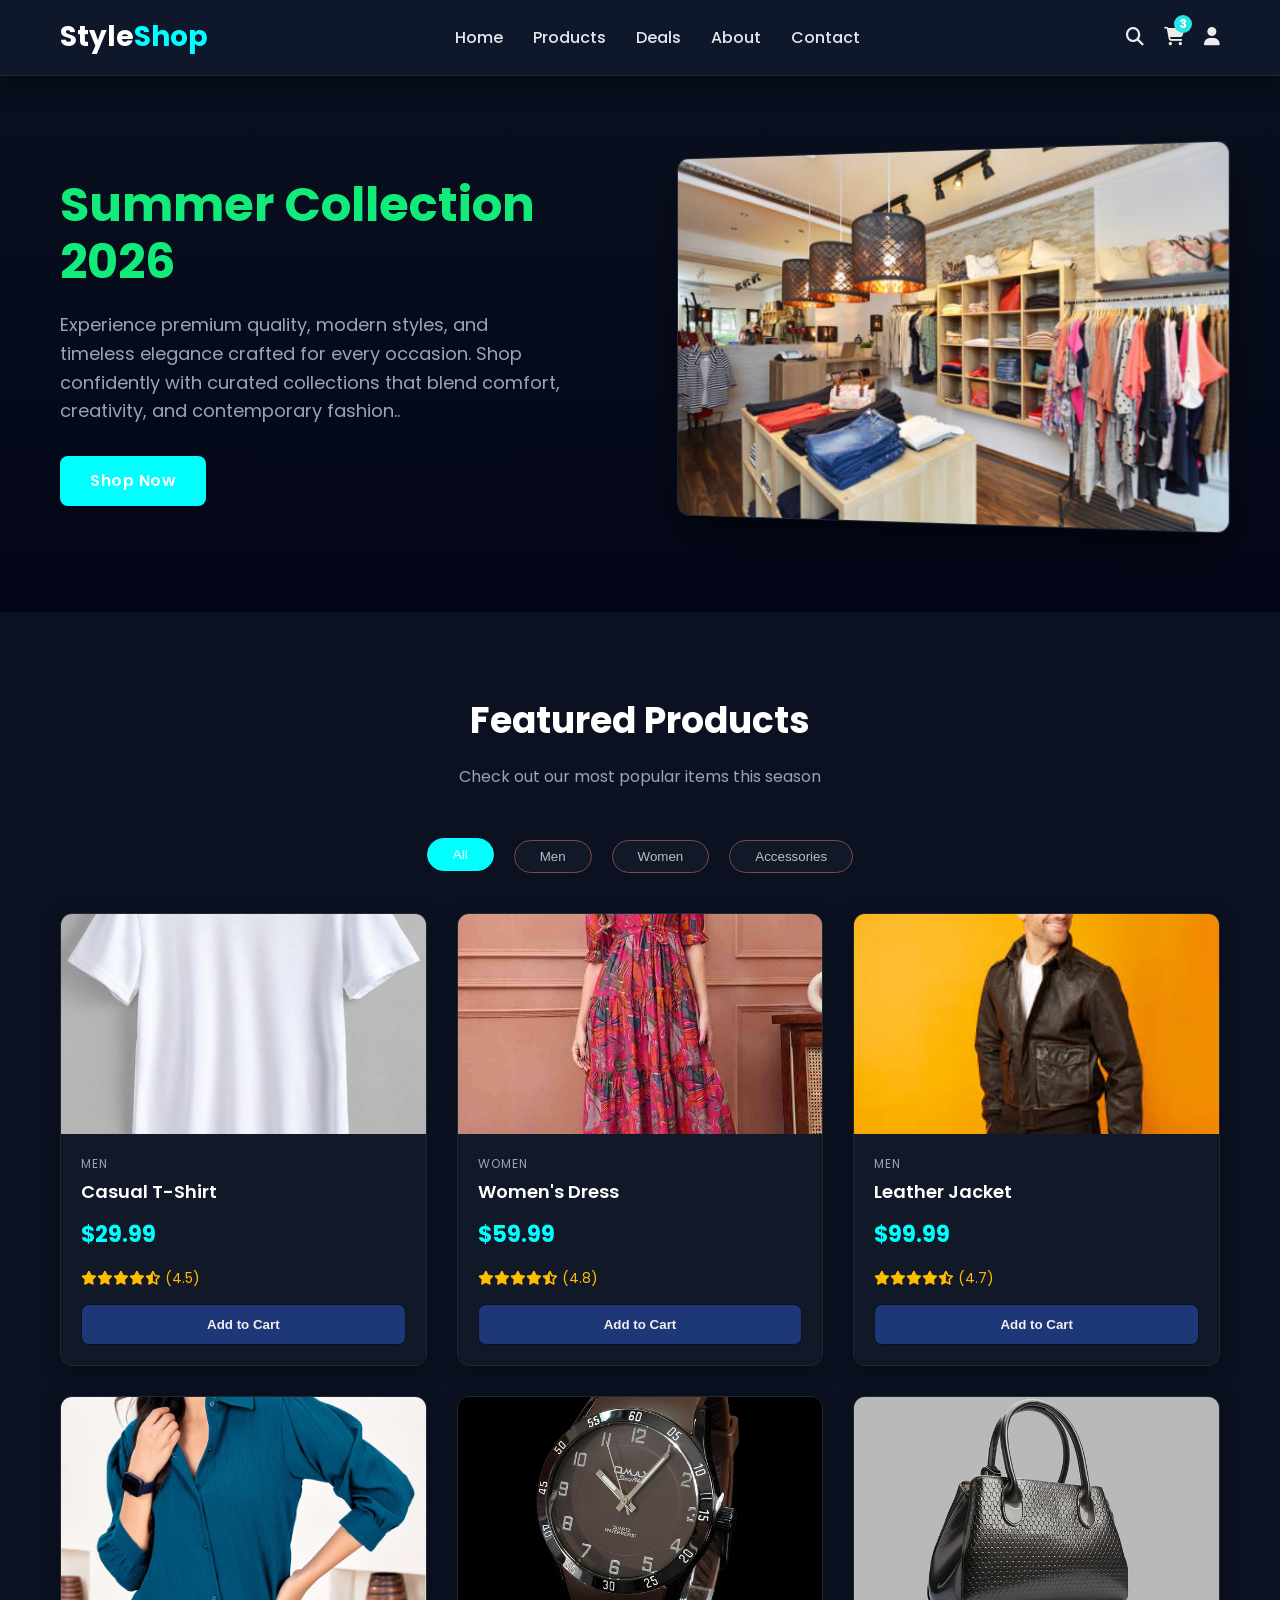
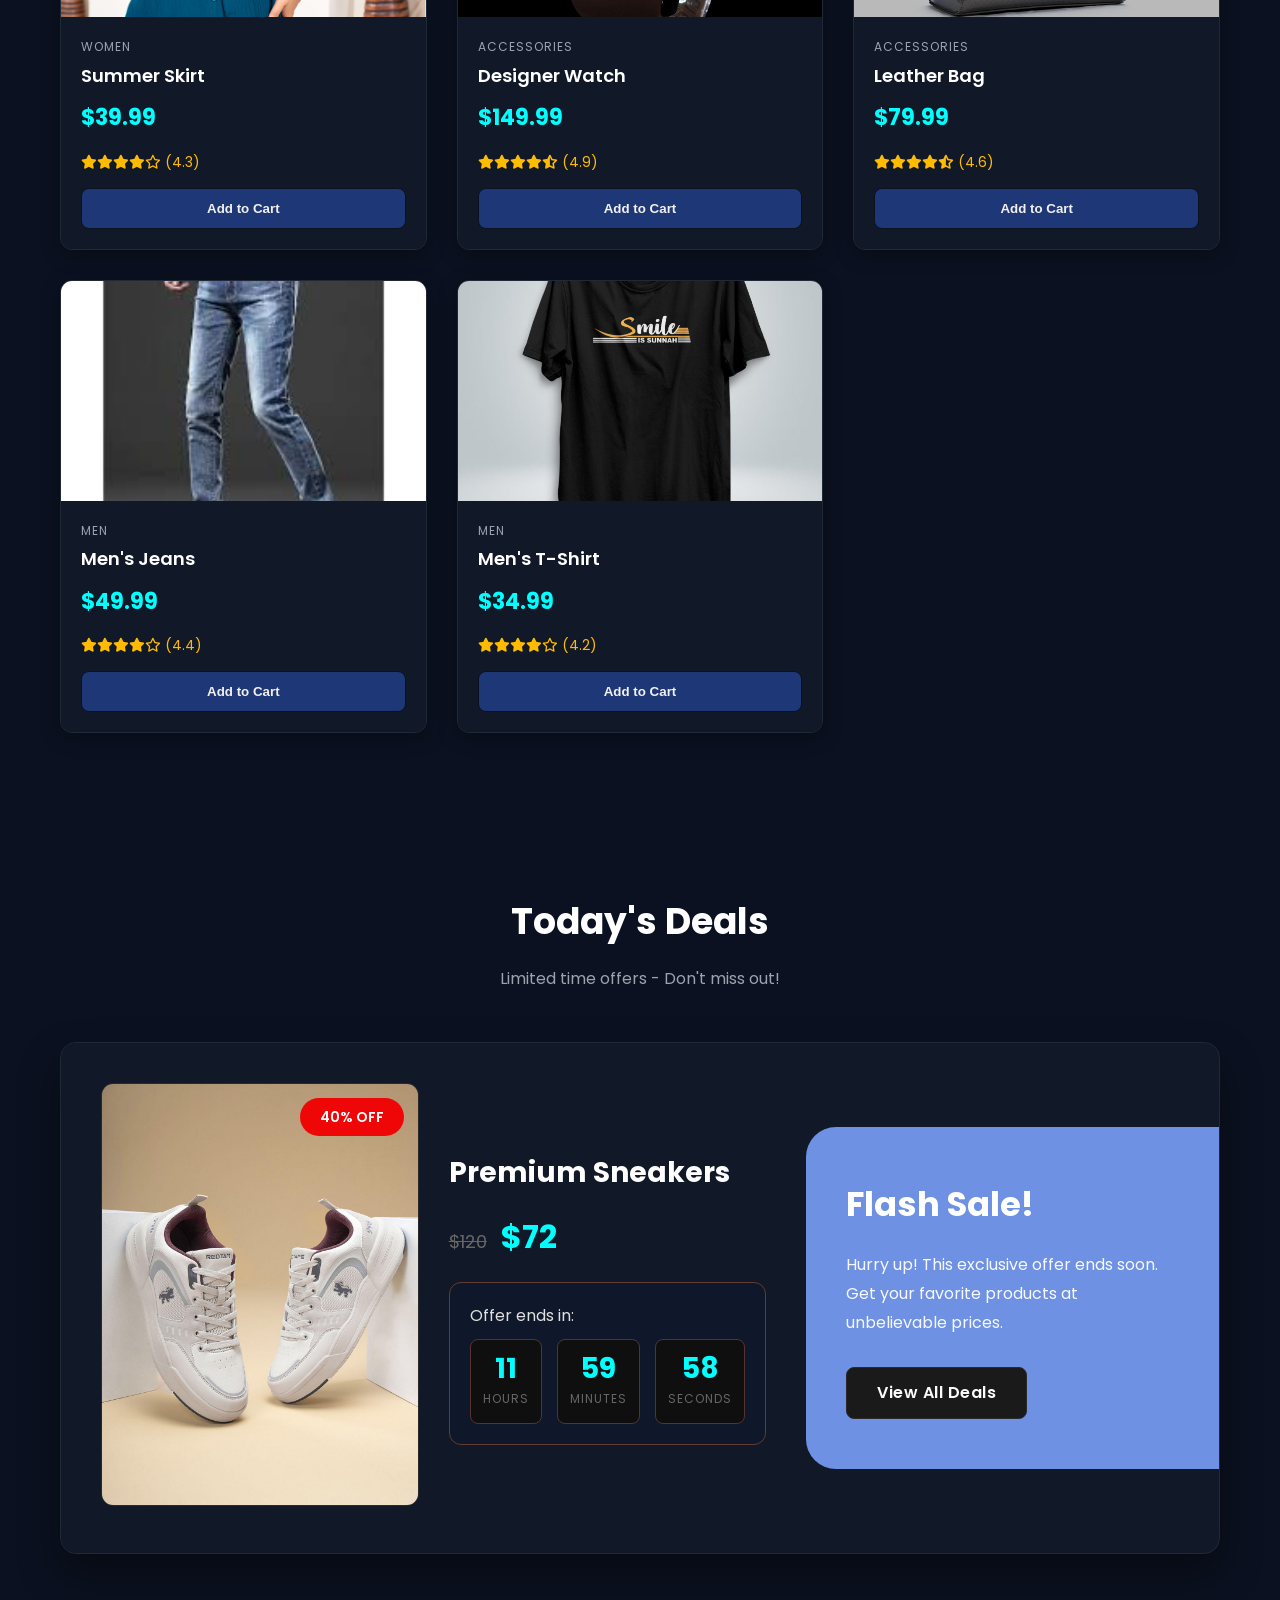
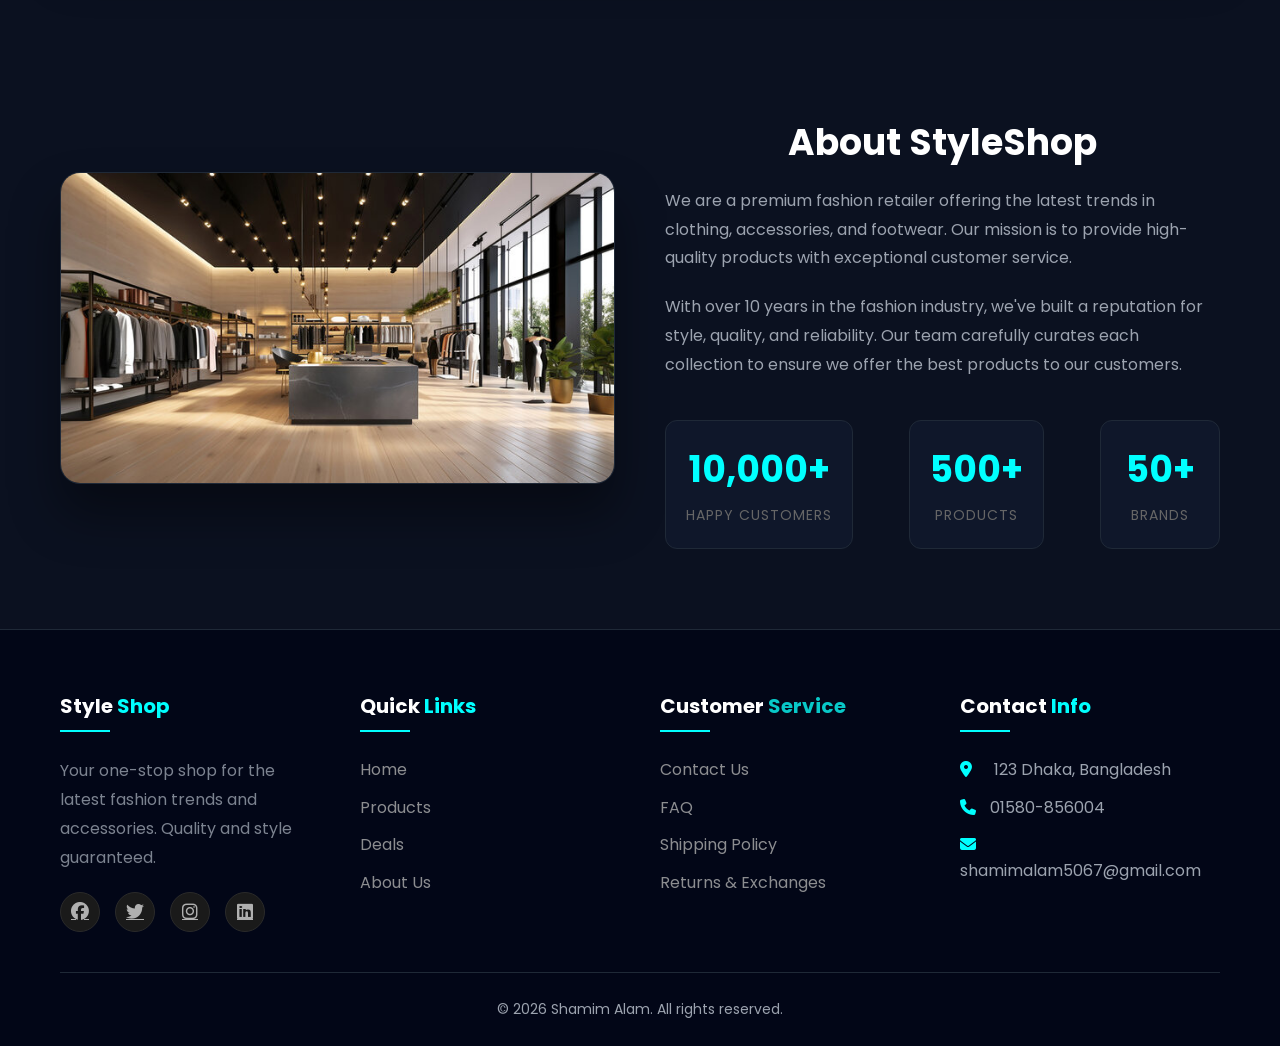
<file: docs/index.html>
<!DOCTYPE html>
<html lang="en">

<head>
  <meta charset="UTF-8">
  <meta name="viewport" content="width=device-width, initial-scale=1.0">
  <title>StyleShop | E-commerce</title>
  <link rel="stylesheet" href="style.css">
  <link rel="stylesheet" href="https://cdnjs.cloudflare.com/ajax/libs/font-awesome/6.4.0/css/all.min.css">
  <link href="https://fonts.googleapis.com/css2?family=Poppins:wght@300;400;500;600;700&display=swap" rel="stylesheet">
</head>

<body>
  <!-- Header/Navigation -->
  <header class="header">
    <div class="container">
      <div class="logo">
        <a href="#" class="logo-text">Style<span>Shop</span></a>
      </div>

      <nav class="navbar">
        <ul class="nav-list">
          <li class="nav-item"><a href="#home" class="nav-link">Home</a></li>
          <li class="nav-item"><a href="#products" class="nav-link">Products</a></li>
          <li class="nav-item"><a href="#deals" class="nav-link">Deals</a></li>
          <li class="nav-item"><a href="#about" class="nav-link">About</a></li>
          <li class="nav-item"><a href="#contact" class="nav-link">Contact</a></li>
        </ul>
      </nav>

      <div class="header-icons">
        <a href="#" class="icon-link" id="search-btn">
          <i class="fas fa-search"></i>
        </a>
        <a href="#" class="icon-link" id="cart-btn">
          <i class="fas fa-shopping-cart"></i>
          <span class="cart-count">3</span>
        </a>
        <a href="#" class="icon-link" id="user-btn">
          <i class="fas fa-user"></i>
        </a>
        <div class="menu-toggle" id="menu-toggle">
          <i class="fas fa-bars"></i>
        </div>
      </div>

      <!-- Search Box -->
      <div class="search-box">
        <input type="text" class="search-input" placeholder="Search products...">
        <button class="search-button">
          <i class="fas fa-search"></i>
        </button>
      </div>
    </div>
  </header>

  <!-- Cart Sidebar -->
  <div class="cart-sidebar">
    <div class="cart-header">
      <h3>Your Cart</h3>
      <button class="close-cart">
        <i class="fas fa-times"></i>
      </button>
    </div>
    <div class="cart-items">

    </div>
    <div class="cart-footer">
      <div class="cart-total">
        <span>Total:</span>
        <span class="total-price">$0.00</span>
      </div>
      <button class="checkout-btn">Checkout</button>
    </div>
  </div>

  <!-- Hero Section -->
  <section class="hero" id="home">
    <div class="container">
      <div class="hero-content">
        <h1 class="hero-title animate-text">Summer Collection 2026</h1>
        <p class="hero-subtitle">Experience premium quality, modern styles, and timeless elegance crafted for every
          occasion.
          Shop confidently with curated collections that blend comfort, creativity, and contemporary fashion..</p>
        <a href="#products" class="btn btn-primary">Shop Now</a>
      </div>
      <div class="hero-image">
        <img src="images/hero.jpg" alt="Fashion Model">
      </div>
    </div>
  </section>

  <!-- Featured Products -->
  <section class="featured-products" id="products">
    <div class="container">
      <h2 class="section-title">Featured Products</h2>
      <p class="section-subtitle">Check out our most popular items this season</p>

      <div class="product-filter">
        <button class="filter-btn active" data-filter="all">All</button>
        <button class="filter-btn" data-filter="men">Men</button>
        <button class="filter-btn" data-filter="women">Women</button>
        <button class="filter-btn" data-filter="accessories">Accessories</button>
      </div>

      <div class="products-grid">
      </div>
    </div>
  </section>

  <!-- Deals Section -->
  <section class="deals" id="deals">
    <div class="container">
      <h2 class="section-title">Today's Deals</h2>
      <p class="section-subtitle">Limited time offers - Don't miss out!</p>

      <div class="deals-container">
        <div class="deal-card">
          <div class="deal-image">
            <img src="images/Sneakrs1.jpg" alt="Sneakers">
            <div class="deal-badge">40% OFF</div>
          </div>
          <div class="deal-content">
            <h3>Premium Sneakers</h3>
            <p class="deal-price">
              <span class="original-price">$120</span>
              <span class="discounted-price">$72</span>
            </p>
            <div class="deal-timer">
              <p>Offer ends in:</p>
              <div class="timer">
                <div class="timer-item">
                  <span class="timer-number" id="hours">12</span>
                  <span class="timer-label">Hours</span>
                </div>
                <div class="timer-item">
                  <span class="timer-number" id="minutes">45</span>
                  <span class="timer-label">Minutes</span>
                </div>
                <div class="timer-item">
                  <span class="timer-number" id="seconds">30</span>
                  <span class="timer-label">Seconds</span>
                </div>
              </div>
            </div>
          </div>
        </div>

        <div class="deal-info">
          <h3>Flash Sale!</h3>
          <p>Hurry up! This exclusive offer ends soon. Get your favorite products at unbelievable prices.</p>
          <a href="#" class="btn btn-secondary">View All Deals</a>
        </div>
      </div>
    </div>
  </section>

  <!-- About Section -->
  <section class="about" id="about">
    <div class="container">
      <div class="about-image">
        <img src="images/store.jpg" alt="Store Interior">
      </div>
      <div class="about-content">
        <h2 class="section-title">About StyleShop</h2>
        <p>We are a premium fashion retailer offering the latest trends in clothing, accessories, and footwear. Our
          mission is to provide high-quality products with exceptional customer service.</p>
        <p>With over 10 years in the fashion industry, we've built a reputation for style, quality, and reliability. Our
          team carefully curates each collection to ensure we offer the best products to our customers.</p>
        <div class="stats">
          <div class="stat-item">
            <h3>10,000+</h3>
            <p>Happy Customers</p>
          </div>
          <div class="stat-item">
            <h3>500+</h3>
            <p>Products</p>
          </div>
          <div class="stat-item">
            <h3>50+</h3>
            <p>Brands</p>
          </div>
        </div>
      </div>
    </div>
  </section>

  <!-- Footer -->
  <footer class="footer" id="contact">
    <div class="container">
      <div class="footer-grid">
        <div class="footer-col">
          <h3>Style <span style="color:aqua">Shop</span></h3>
          <p>Your one-stop shop for the latest fashion trends and accessories. Quality and style guaranteed.</p>
          <div class="social-icons">
            <a href="#"><i class="fab fa-facebook"></i></a>
            <a href="#"><i class="fab fa-twitter"></i></a>
            <a href="#"><i class="fab fa-instagram"></i></a>
            <a href="#"><i class="fab fa-linkedin"></i></a>
          </div>
        </div>

        <div class="footer-col">
          <h4>Quick <span style="color:aqua">Links</span></h4>
          <ul>
            <li><a href="#home">Home</a></li>
            <li><a href="#products">Products</a></li>
            <li><a href="#deals">Deals</a></li>
            <li><a href="#about">About Us</a></li>
          </ul>
        </div>

        <div class="footer-col">
          <h4>Customer <span style="color:rgb(8, 200, 200)">Service</span></h4>
          <ul>
            <li><a href="#">Contact Us</a></li>
            <li><a href="#">FAQ</a></li>
            <li><a href="#">Shipping Policy</a></li>
            <li><a href="#">Returns & Exchanges</a></li>
          </ul>
        </div>

        <div class="footer-col">
          <h4>Contact <span style="color:aqua">Info</span></h4>
          <ul>
            <li><i class="fas fa-map-marker-alt"></i> 123 Dhaka, Bangladesh</li>
            <li><i class="fas fa-phone"></i>01580-856004</li>
            <li><i class="fas fa-envelope"></i> shamimalam5067@gmail.com</li>
          </ul>
        </div>
      </div>

      <div class="footer-bottom">
        <p>&copy; 2026 Shamim Alam. All rights reserved.</p>
      </div>
    </div>
  </footer>

  <!-- Back to Top Button -->
  <button class="back-to-top">
    <i class="fas fa-chevron-up"></i>
  </button>


  <script src="script.js"></script>
</body>

</html>
</file>
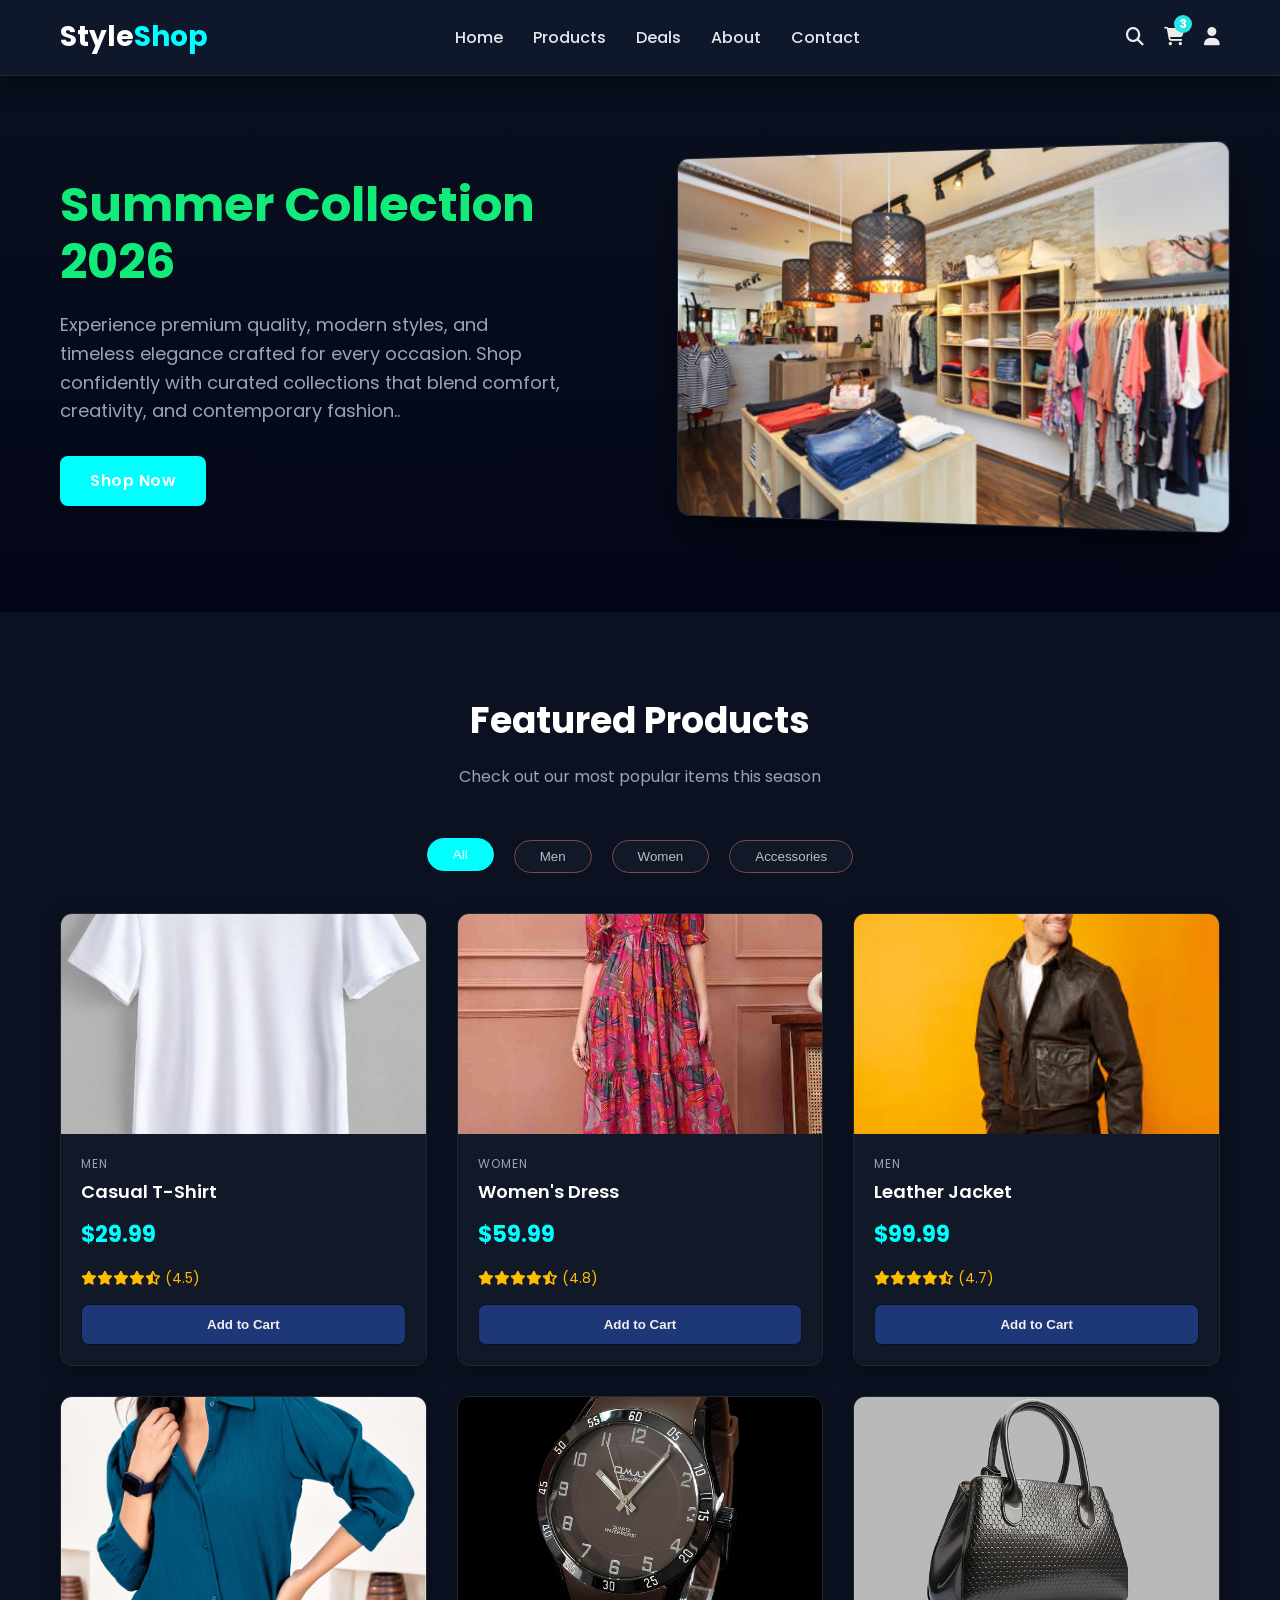
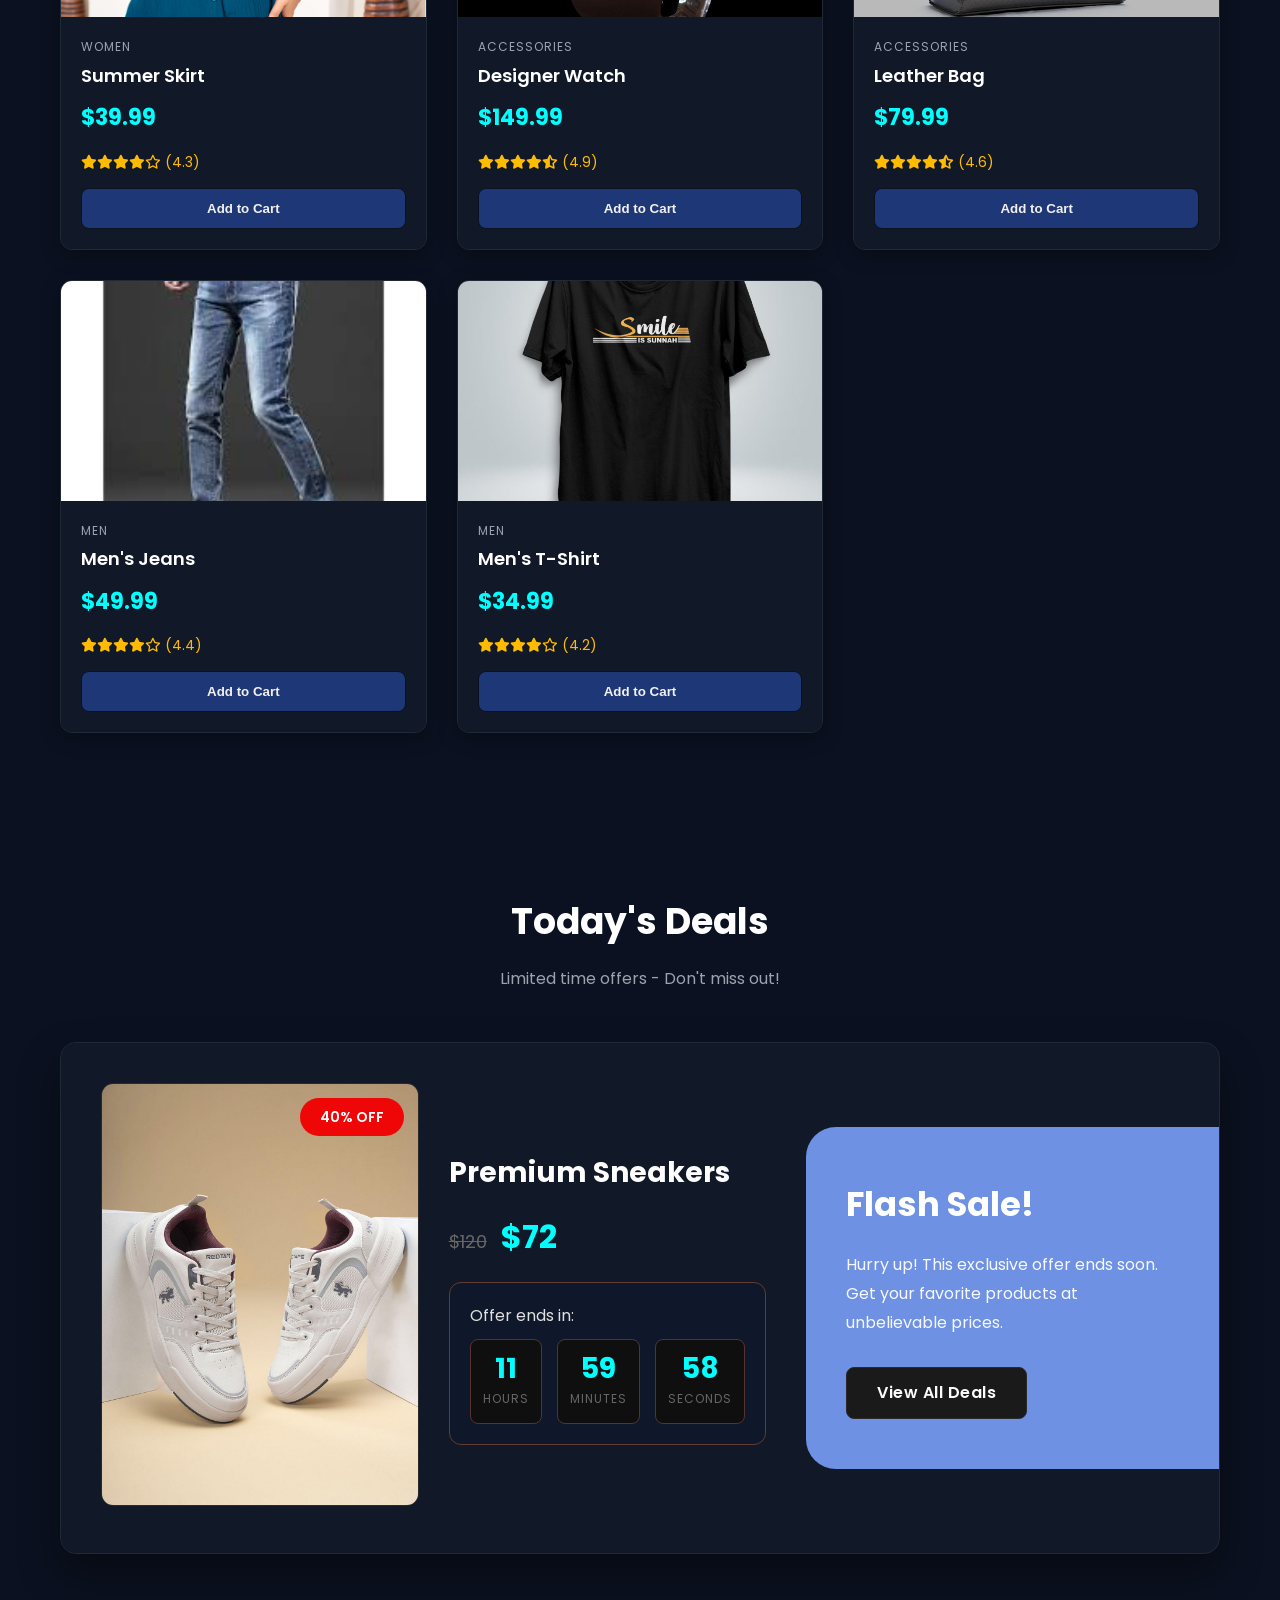
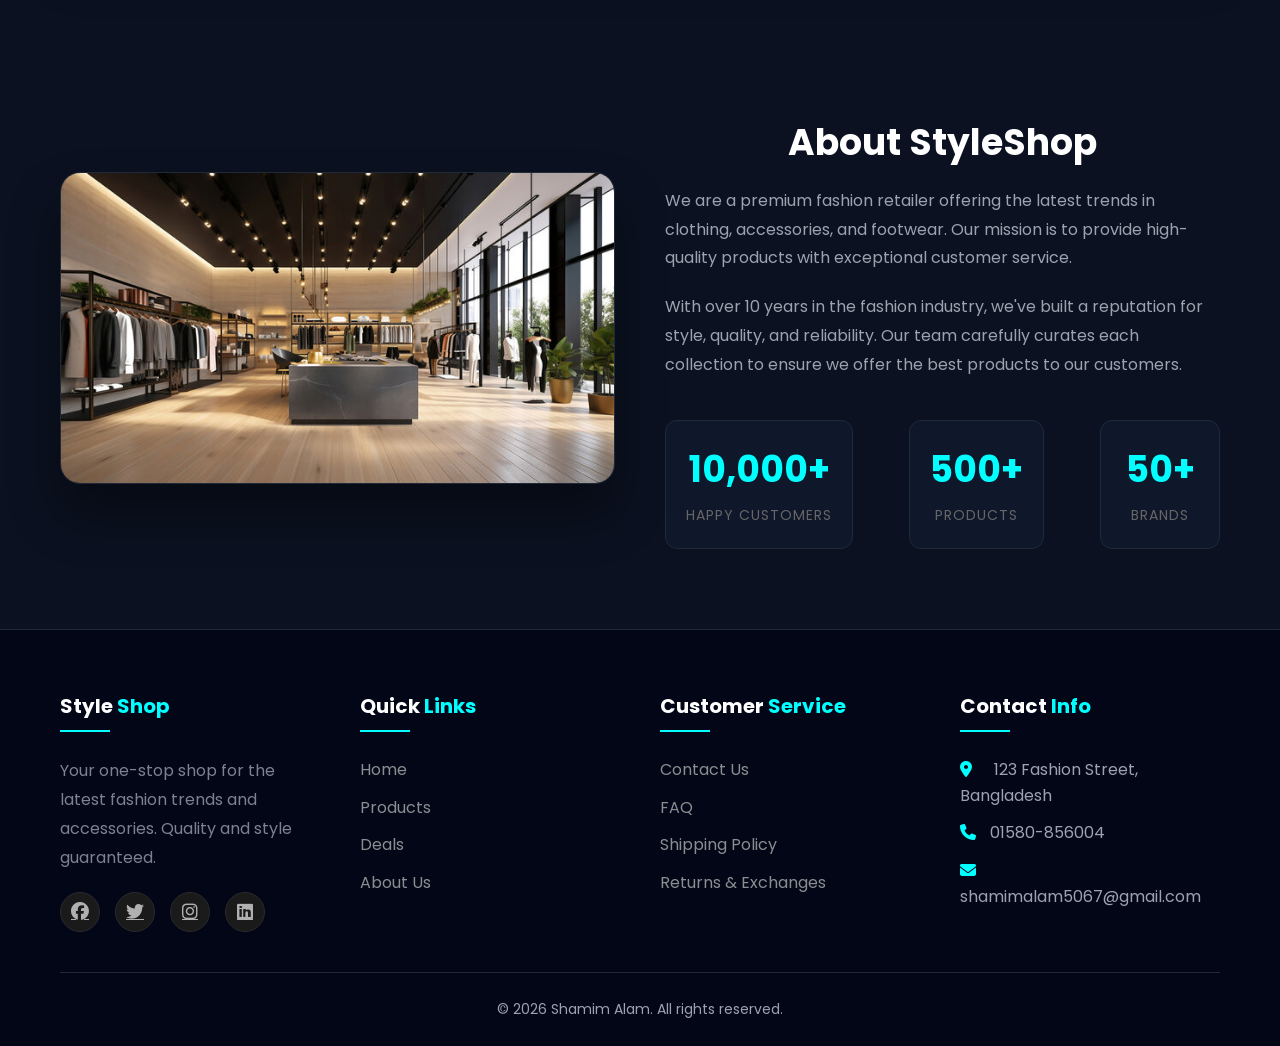
<file: e-commarce/index.html>
<!DOCTYPE html>
<html lang="en">

<head>
  <meta charset="UTF-8">
  <meta name="viewport" content="width=device-width, initial-scale=1.0">
  <title>StyleShop | E-commerce</title>
  <link rel="stylesheet" href="style.css">
  <link rel="stylesheet" href="https://cdnjs.cloudflare.com/ajax/libs/font-awesome/6.4.0/css/all.min.css">
  <link href="https://fonts.googleapis.com/css2?family=Poppins:wght@300;400;500;600;700&display=swap" rel="stylesheet">
</head>

<body>
  <!-- Header/Navigation -->
  <header class="header">
    <div class="container">
      <div class="logo">
        <a href="#" class="logo-text">Style<span>Shop</span></a>
      </div>

      <nav class="navbar">
        <ul class="nav-list">
          <li class="nav-item"><a href="#home" class="nav-link">Home</a></li>
          <li class="nav-item"><a href="#products" class="nav-link">Products</a></li>
          <li class="nav-item"><a href="#deals" class="nav-link">Deals</a></li>
          <li class="nav-item"><a href="#about" class="nav-link">About</a></li>
          <li class="nav-item"><a href="#contact" class="nav-link">Contact</a></li>
        </ul>
      </nav>

      <div class="header-icons">
        <a href="#" class="icon-link" id="search-btn">
          <i class="fas fa-search"></i>
        </a>
        <a href="#" class="icon-link" id="cart-btn">
          <i class="fas fa-shopping-cart"></i>
          <span class="cart-count">3</span>
        </a>
        <a href="#" class="icon-link" id="user-btn">
          <i class="fas fa-user"></i>
        </a>
        <div class="menu-toggle" id="menu-toggle">
          <i class="fas fa-bars"></i>
        </div>
      </div>

      <!-- Search Box -->
      <div class="search-box">
        <input type="text" class="search-input" placeholder="Search products...">
        <button class="search-button">
          <i class="fas fa-search"></i>
        </button>
      </div>
    </div>
  </header>

  <!-- Cart Sidebar -->
  <div class="cart-sidebar">
    <div class="cart-header">
      <h3>Your Cart</h3>
      <button class="close-cart">
        <i class="fas fa-times"></i>
      </button>
    </div>
    <div class="cart-items">
      <!-- Cart items will be loaded here -->
    </div>
    <div class="cart-footer">
      <div class="cart-total">
        <span>Total:</span>
        <span class="total-price">$0.00</span>
      </div>
      <button class="checkout-btn">Checkout</button>
    </div>
  </div>

  <!-- Hero Section -->
  <section class="hero" id="home">
    <div class="container">
      <div class="hero-content">
        <h1 class="hero-title animate-text">Summer Collection 2026</h1>
        <p class="hero-subtitle">Experience premium quality, modern styles, and timeless elegance crafted for every
          occasion.
          Shop confidently with curated collections that blend comfort, creativity, and contemporary fashion..</p>
        <a href="#products" class="btn btn-primary">Shop Now</a>
      </div>
      <div class="hero-image">
        <img src="images/hero.jpg" alt="Fashion Model">
      </div>
    </div>
  </section>

  <!-- Featured Products -->
  <section class="featured-products" id="products">
    <div class="container">
      <h2 class="section-title">Featured Products</h2>
      <p class="section-subtitle">Check out our most popular items this season</p>

      <div class="product-filter">
        <button class="filter-btn active" data-filter="all">All</button>
        <button class="filter-btn" data-filter="men">Men</button>
        <button class="filter-btn" data-filter="women">Women</button>
        <button class="filter-btn" data-filter="accessories">Accessories</button>
      </div>

      <div class="products-grid">
        <!-- Products will be loaded by JavaScript -->
      </div>
    </div>
  </section>

  <!-- Deals Section -->
  <section class="deals" id="deals">
    <div class="container">
      <h2 class="section-title">Today's Deals</h2>
      <p class="section-subtitle">Limited time offers - Don't miss out!</p>

      <div class="deals-container">
        <div class="deal-card">
          <div class="deal-image">
            <img src="images/Sneakrs1.jpg" alt="Sneakers">
            <div class="deal-badge">40% OFF</div>
          </div>
          <div class="deal-content">
            <h3>Premium Sneakers</h3>
            <p class="deal-price">
              <span class="original-price">$120</span>
              <span class="discounted-price">$72</span>
            </p>
            <div class="deal-timer">
              <p>Offer ends in:</p>
              <div class="timer">
                <div class="timer-item">
                  <span class="timer-number" id="hours">12</span>
                  <span class="timer-label">Hours</span>
                </div>
                <div class="timer-item">
                  <span class="timer-number" id="minutes">45</span>
                  <span class="timer-label">Minutes</span>
                </div>
                <div class="timer-item">
                  <span class="timer-number" id="seconds">30</span>
                  <span class="timer-label">Seconds</span>
                </div>
              </div>
            </div>
          </div>
        </div>

        <div class="deal-info">
          <h3>Flash Sale!</h3>
          <p>Hurry up! This exclusive offer ends soon. Get your favorite products at unbelievable prices.</p>
          <a href="#" class="btn btn-secondary">View All Deals</a>
        </div>
      </div>
    </div>
  </section>

  <!-- About Section -->
  <section class="about" id="about">
    <div class="container">
      <div class="about-image">
        <img src="images/store.jpg" alt="Store Interior">
      </div>
      <div class="about-content">
        <h2 class="section-title">About StyleShop</h2>
        <p>We are a premium fashion retailer offering the latest trends in clothing, accessories, and footwear. Our
          mission is to provide high-quality products with exceptional customer service.</p>
        <p>With over 10 years in the fashion industry, we've built a reputation for style, quality, and reliability. Our
          team carefully curates each collection to ensure we offer the best products to our customers.</p>
        <div class="stats">
          <div class="stat-item">
            <h3>10,000+</h3>
            <p>Happy Customers</p>
          </div>
          <div class="stat-item">
            <h3>500+</h3>
            <p>Products</p>
          </div>
          <div class="stat-item">
            <h3>50+</h3>
            <p>Brands</p>
          </div>
        </div>
      </div>
    </div>
  </section>

  <!-- Footer -->
  <footer class="footer" id="contact">
    <div class="container">
      <div class="footer-grid">
        <div class="footer-col">
          <h3>Style <span style="color:aqua">Shop</span></h3>
          <p>Your one-stop shop for the latest fashion trends and accessories. Quality and style guaranteed.</p>
          <div class="social-icons">
            <a href="#"><i class="fab fa-facebook"></i></a>
            <a href="#"><i class="fab fa-twitter"></i></a>
            <a href="#"><i class="fab fa-instagram"></i></a>
            <a href="#"><i class="fab fa-linkedin"></i></a>
          </div>
        </div>

        <div class="footer-col">
          <h4>Quick <span style="color:aqua">Links</span></h4>
          <ul>
            <li><a href="#home">Home</a></li>
            <li><a href="#products">Products</a></li>
            <li><a href="#deals">Deals</a></li>
            <li><a href="#about">About Us</a></li>
          </ul>
        </div>

        <div class="footer-col">
          <h4>Customer <span style="color:aqua">Service</span></h4>
          <ul>
            <li><a href="#">Contact Us</a></li>
            <li><a href="#">FAQ</a></li>
            <li><a href="#">Shipping Policy</a></li>
            <li><a href="#">Returns & Exchanges</a></li>
          </ul>
        </div>

        <div class="footer-col">
          <h4>Contact <span style="color:aqua">Info</span></h4>
          <ul>
            <li><i class="fas fa-map-marker-alt"></i> 123 Fashion Street, Bangladesh</li>
            <li><i class="fas fa-phone"></i>01580-856004</li>
            <li><i class="fas fa-envelope"></i> shamimalam5067@gmail.com</li>
          </ul>
        </div>
      </div>

      <div class="footer-bottom">
        <p>&copy; 2026 Shamim Alam. All rights reserved.</p>
      </div>
    </div>
  </footer>

  <!-- Back to Top Button -->
  <button class="back-to-top">
    <i class="fas fa-chevron-up"></i>
  </button>

  <!-- JavaScript File -->
  <script src="script.js"></script>
</body>

</html>
</file>
<file: docs/style.css>
* {
  margin: 0;
  padding: 0;
  box-sizing: border-box;
}

html {
  scroll-behavior: smooth;
}

body {
  font-family: 'Poppins', sans-serif;
  line-height: 1.6;
  color: #e0e0e0;
  background: #0b1120;
  overflow-x: hidden;
}

.container {
  width: 100%;
  max-width: 1200px;
  margin: 0 auto;
  padding: 0 20px;
}

/* Header Part */
.header {
  background: #0f172a;
  box-shadow: 0 4px 20px rgba(0, 0, 0, 0.6);
  position: fixed;
  width: 100%;
  top: 0;
  z-index: 1000;
  transition: all 0.3s ease;
  border-bottom: 1px solid #1f2937;
}

.header .container {
  display: flex;
  justify-content: space-between;
  align-items: center;
  padding: 15px 20px;
}

.logo-text {
  font-size: 28px;
  font-weight: 700;
  color: #ffffff;
  text-decoration: none;
}

.logo-text span {
  color: aqua;
}

.nav-list {
  display: flex;
  list-style: none;
}

.nav-item {
  margin: 0 15px;
}

.nav-link {
  color: #e5e7eb;
  text-decoration: none;
  font-weight: 500;
  font-size: 16px;
  position: relative;
  padding: 5px 0;
  transition: color 0.3s ease;
}

.nav-link::after {
  content: '';
  position: absolute;
  bottom: 0;
  left: 0;
  width: 0;
  height: 2px;
  background: aqua;
  transition: width 0.3s ease;
}

.nav-link:hover {
  color: rgb(11, 234, 234);
}

.nav-link:hover::after {
  width: 100%;
}

.header-icons {
  display: flex;
  align-items: center;
}

.icon-link {
  position: relative;
  color: #eeebeb;
  font-size: 18px;
  margin-left: 20px;
  transition: color 0.3s ease;
}

.icon-link:hover {
  color: rgb(7, 228, 228);
}

.cart-count {
  position: absolute;
  top: -8px;
  right: -8px;
  background: rgb(41, 228, 228);
  color: #ffffff;
  border-radius: 50%;
  width: 18px;
  height: 18px;
  font-size: 12px;
  display: flex;
  align-items: center;
  justify-content: center;
  font-weight: bold;
}

.menu-toggle {
  display: none;
  font-size: 24px;
  cursor: pointer;
  margin-left: 20px;
  color: #b0b0b0;
}

/* Search Box */
.search-box {
  position: absolute;
  top: 100%;
  left: 0;
  width: 100%;
  background: #0f172a;
  padding: 15px;
  box-shadow: 0 5px 20px rgba(0, 0, 0, 0.6);
  display: flex;
  transform: translateY(-10px);
  opacity: 0;
  visibility: hidden;
  transition: all 0.3s ease;
  border-bottom: 1px solid #1f2937;
}

.search-box.active {
  transform: translateY(0);
  opacity: 1;
  visibility: visible;
}

.search-input {
  flex: 1;
  padding: 12px 15px;
  border: 1px solid #1f2937;
  border-radius: 4px 0 0 4px;
  font-size: 16px;
  outline: none;
  background-color: #111827;
  color: #e0e0e0;
  transition: all 0.3s ease;
}

.search-input:focus {
  border-color: rgb(74, 229, 229);
  background-color: #202020;
}

.search-input::placeholder {
  color: #666666;
}

.search-button {
  background: aqua;
  color: #ffffff;
  border: none;
  padding: 0 25px;
  border-radius: 0 4px 4px 0;
  cursor: pointer;
  font-size: 18px;
  transition: background-color 0.3s ease;
  font-weight: 600;
}

.search-button:hover {
  background: aqua;
}

/* Cart Sidebar */
.cart-sidebar {
  position: fixed;
  top: 0;
  right: -400px;
  width: 350px;
  height: 100%;
  background: #0f172a;
  box-shadow: -5px 0 25px rgba(0, 0, 0, 0.5);
  z-index: 1001;
  display: flex;
  flex-direction: column;
  transition: right 0.4s cubic-bezier(0.4, 0, 0.2, 1);
  border-left: 1px solid #1f2937;
}

.cart-sidebar.active {
  right: 0;
}

.cart-header {
  display: flex;
  justify-content: space-between;
  align-items: center;
  padding: 20px;
  border-bottom: 1px solid #2a2a2a;
  background: #0f0f0f;
}

.cart-header h3 {
  color: #ffffff;
  font-size: 20px;
  font-weight: 600;
}

.close-cart {
  background: none;
  border: none;
  font-size: 20px;
  cursor: pointer;
  color: #b0b0b0;
  transition: all 0.3s ease;
  width: 30px;
  height: 30px;
  display: flex;
  align-items: center;
  justify-content: center;
  border-radius: 50%;
}

.close-cart:hover {
  color: rgb(69, 207, 207);
  background: rgba(5, 86, 191, 0.1);
  transform: rotate(90deg);
}

.cart-items {
  flex: 1;
  padding: 20px;
  overflow-y: auto;
}

.cart-item {
  display: flex;
  margin-bottom: 20px;
  padding-bottom: 20px;
  border-bottom: 1px solid #2a2a2a;
  transition: background-color 0.3s ease;
}

.cart-item:hover {
  background: rgba(56, 189, 248, 0.08);
  border-radius: 8px;
  padding: 10px;
  margin: -10px -10px 10px -10px;
}

.cart-item-img {
  width: 70px;
  height: 70px;
  object-fit: cover;
  border-radius: 8px;
  margin-right: 15px;
  border: 1px solid #2a2a2a;
}

.cart-item-details h4 {
  font-size: 16px;
  margin-bottom: 5px;
  color: #ffffff;
}

.cart-item-price {
  color: aqua;
  font-weight: 600;
  margin-bottom: 10px;
}

.cart-item-actions {
  display: flex;
  align-items: center;
}

.quantity-btn {
  background: #1a1a1a;
  border: 1px solid #2a2a2a;
  width: 30px;
  height: 30px;
  border-radius: 4px;
  cursor: pointer;
  font-size: 16px;
  color: aqua;
  transition: all 0.3s ease;
}

.quantity-btn:hover {
  background: rgb(75, 187, 187);
  color: #ffffff;
  border-color: aqua;
}

.quantity-input {
  width: 40px;
  height: 30px;
  text-align: center;
  border: 1px solid #2a2a2a;
  margin: 0 5px;
  background-color: #1a1a1a;
  color: #e0e0e0;
  border-radius: 4px;
}

.remove-item {
  background: none;
  border: none;
  color: #f44336;
  margin-left: 15px;
  cursor: pointer;
  font-size: 14px;
  transition: color 0.3s ease;
}

.remove-item:hover {
  color: #ee2c2c;
}

.cart-footer {
  padding: 20px;
  border-top: 1px solid #2a2a2a;
  background: #0a0a0a;
}

.cart-total {
  display: flex;
  justify-content: space-between;
  font-size: 18px;
  font-weight: 600;
  margin-bottom: 20px;
  color: #ffffff;
}

.total-price {
  color: aqua;
  font-size: 22px;
}

.checkout-btn {
  width: 100%;
  padding: 15px;
  background: aqua;
  color: #ffffff;
  border: none;
  border-radius: 8px;
  font-size: 16px;
  font-weight: 600;
  cursor: pointer;
  transition: background-color 0.3s ease;
  text-transform: uppercase;
  letter-spacing: 1px;
}

.checkout-btn:hover {
  background: rgb(54, 196, 149);
  transform: translateY(-2px);
  box-shadow: 0 5px 15px rgba(5, 86, 191, 0.2);
}

/* Hero Section */
.hero {
  padding: 150px 0 80px;
  background: linear-gradient(180deg, #0b1120, #020617);
  overflow: hidden;
}

.hero .container {
  display: flex;
  align-items: center;
  justify-content: space-between;
}

.hero-content {
  flex: 1;
  padding-right: 40px;
  animation: fadeInLeft 1s ease;
}

.hero-title {
  font-size: 48px;
  font-weight: 700;
  line-height: 1.2;
  margin-bottom: 20px;
  color: #ffffff;
}

.animate-text {
  color: #12ea7a;
}

.hero-subtitle {
  font-size: 18px;
  color: #9ca3af;
  margin-bottom: 30px;
  max-width: 500px;
}

.btn {
  display: inline-block;
  padding: 12px 30px;
  border-radius: 8px;
  text-decoration: none;
  font-weight: 600;
  font-size: 16px;
  cursor: pointer;
  transition: all 0.3s ease;
  border: none;
  letter-spacing: 0.5px;
}

.btn-primary {
  background: aqua;
  color: #ffffff;
}

.btn-primary:hover {
  background: rgb(57, 171, 171);
  transform: translateY(-3px);
  box-shadow: 0 10px 20px rgba(5, 86, 191, 0.2);
}

.btn-secondary {
  background: #1a1a1a;
  color: #fcfafa;
  border: 1px solid #2a2a2a;
}

.btn-secondary:hover {
  background: #202020;
  color: rgb(44, 238, 238);
  transform: translateY(-3px);
  border-color: aqua;
}

.hero-image {
  flex: 1;
  animation: fadeInRight 1s ease;
}

.hero-image img {
  width: 100%;
  border-radius: 12px;
  box-shadow: 0 20px 40px rgba(0, 0, 0, 0.5);
  transform: perspective(1000px) rotateY(-10deg);
  transition: transform 0.5s ease;
  border: 1px solid #1f2937;
}

.hero-image img:hover {
  transform: perspective(1000px) rotateY(0deg);
  border-color: rgba(5, 86, 191, 0.3);
}

/* Sections Common */
section {
  padding: 80px 0;
  background: #0b1120;
}

.section-title {
  font-size: 36px;
  font-weight: 700;
  text-align: center;
  margin-bottom: 15px;
  color: #ffffff;
}

.section-subtitle {
  text-align: center;
  color: #9ca3af;
  margin-bottom: 50px;
  max-width: 700px;
  margin-left: auto;
  margin-right: auto;
}

/* Featured Products */
.product-filter {
  display: flex;
  justify-content: center;
  margin-bottom: 40px;
  flex-wrap: wrap;
  gap: 10px;
}

.filter-btn {
  padding: 8px 25px;
  margin: 0 5px;
  background: #111827;
  border: 1px solid #774b4b;
  border-radius: 30px;
  font-weight: 500;
  cursor: pointer;
  transition: all 0.3s ease;
  color: #c0bebe;
}

.filter-btn.active,
.filter-btn:hover {
  background: aqua;
  color: #ffffff;
  border-color: aqua;
  transform: translateY(-2px);
}

.products-grid {
  display: grid;
  grid-template-columns: repeat(auto-fill, minmax(280px, 1fr));
  gap: 30px;
}

.product-card {
  background: #111827;
  border-radius: 12px;
  overflow: hidden;
  box-shadow: 0 5px 20px rgba(0, 0, 0, 0.3);
  transition: all 0.3s ease;
  opacity: 0;
  transform: translateY(20px);
  animation: fadeUp 0.5s ease forwards;
  border: 1px solid #1f2937;
}

.product-card:hover {
  transform: translateY(-10px);
  box-shadow: 0 20px 30px rgba(0, 0, 0, 0.4);
  border-color: rgba(5, 86, 191, 0.3);
}

.product-image {
  height: 220px;
  overflow: hidden;
  position: relative;
}

.product-image img {
  width: 100%;
  height: 100%;
  object-fit: cover;
  transition: transform 0.5s ease;
}

.product-card:hover .product-image img {
  transform: scale(1.1);
}

.product-content {
  padding: 20px;
  background: #111827;
}

.product-category {
  font-size: 12px;
  color: #9ca3af;
  text-transform: uppercase;
  letter-spacing: 1px;
  margin-bottom: 5px;
}

.product-title {
  font-size: 18px;
  font-weight: 600;
  margin-bottom: 10px;
  color: #ffffff;
  transition: color 0.3s ease;
}

.product-card:hover .product-title {
  color: rgb(35, 195, 195);
}

.product-price {
  color: aqua;
  font-weight: 700;
  font-size: 22px;
  margin-bottom: 15px;
}

.product-rating {
  color: #ffbb00;
  margin-bottom: 15px;
  font-size: 14px;
}

.add-to-cart {
  width: 100%;
  padding: 12px;
  background: #1d3777;
  color: #f2efef;
  border: 1px solid #0b1120;
  border-radius: 8px;
  font-weight: 600;
  cursor: pointer;
  transition: all 0.3s ease;
}

.add-to-cart:hover {
  background: rgb(42, 202, 202);
  color: #ffffff;
  border-color: aqua;
  transform: translateY(-2px);
}

/* Deals Section */
.deals {
  background: #0b1120;
}

.deals-container {
  display: flex;
  align-items: center;
  background: #111827;
  border-radius: 16px;
  overflow: hidden;
  box-shadow: 0 20px 40px rgba(0, 0, 0, 0.4);
  border: 1px solid #1f2937;
}

.deal-card {
  flex: 2;
  padding: 40px;
  display: flex;
  align-items: center;
  background: #111827;
}

.deal-image {
  position: relative;
  flex: 1;
  margin-right: 30px;
}

.deal-image img {
  width: 100%;
  border-radius: 12px;
  border: 1px solid #2a2a2a;
}

.deal-badge {
  position: absolute;
  top: 15px;
  right: 15px;
  background: rgb(239, 6, 6);
  color: #ffffff;
  padding: 8px 20px;
  border-radius: 30px;
  font-weight: 600;
  font-size: 14px;
}

.deal-content {
  flex: 1;
}

.deal-content h3 {
  font-size: 28px;
  margin-bottom: 15px;
  color: #ffffff;
}

.deal-price {
  margin-bottom: 20px;
}

.original-price {
  text-decoration: line-through;
  color: #666666;
  margin-right: 10px;
  font-size: 18px;
}

.discounted-price {
  color: aqua;
  font-size: 32px;
  font-weight: 700;
}

.deal-timer {
  background: #0f172a;
  padding: 20px;
  border-radius: 12px;
  border: 1px solid #623c32;
}

.deal-timer p {
  color: #e2e1e1;
  margin-bottom: 10px;
}

.timer {
  display: flex;
  justify-content: space-between;
  gap: 10px;
}

.timer-item {
  text-align: center;
  background: #0f0f0f;
  padding: 12px;
  border-radius: 8px;
  min-width: 70px;
  border: 1px solid #573232;
}

.timer-number {
  font-size: 28px;
  font-weight: 700;
  color: aqua;
  display: block;
  line-height: 1.2;
}

.timer-label {
  font-size: 12px;
  color: #666666;
  text-transform: uppercase;
  letter-spacing: 1px;
}

.deal-info {
  flex: 1;
  padding: 50px 40px;
  background: #6e91e3;
  color: #ffffff;
  height: 100%;
  border-radius: 30px 0px 0px 30px;
}

.deal-info h3 {
  font-size: 34px;
  margin-bottom: 20px;
  color: #ffffff;
}

.deal-info p {
  margin-bottom: 30px;
  opacity: 0.95;
  font-size: 16px;
  line-height: 1.8;
  color: #ffffff;
}

.deal-info .btn-primary {
  background: #f2efef;
  color: aqua;
}

.deal-info .btn-primary:hover {
  background: #f0f0f0;
  transform: translateY(-2px);
}

/* About Section */
.about .container {
  display: flex;
  align-items: center;
}

.about-image {
  flex: 1;
  margin-right: 50px;
  animation: fadeInLeft 1s ease;
}

.about-image img {
  width: 100%;
  border-radius: 20px;
  box-shadow: 0 30px 50px rgba(0, 0, 0, 0.4);
  border: 1px solid #1f2937;
  transition: transform 0.3s ease;
}

.about-image img:hover {
  transform: scale(1.02);
  border-color: rgba(5, 86, 191, 0.3);
}

.about-content {
  flex: 1;
  animation: fadeInRight 1s ease;
}

.about-content p {
  margin-bottom: 20px;
  color: #9ca3af;
  line-height: 1.8;
}

.stats {
  display: flex;
  justify-content: space-between;
  margin-top: 40px;
}

.stat-item {
  text-align: center;
  padding: 20px;
  background: #0f172a;
  border-radius: 12px;
  border: 1px solid #1f2937;
  min-width: 120px;
  transition: transform 0.3s ease;
}

.stat-item:hover {
  transform: translateY(-5px);
  border-color: aqua;
}

.stat-item h3 {
  font-size: 36px;
  color: aqua;
  margin-bottom: 5px;
}

.stat-item p {
  font-size: 14px;
  color: #666666;
  text-transform: uppercase;
  letter-spacing: 1px;
  margin: 0;
}

/* Footer Part */
.footer {
  background: #020617;
  color: #9ca3af;
  border-top: 1px solid #1f2937;
  padding-top: 60px;
}

.footer-grid {
  display: grid;
  grid-template-columns: repeat(4, 1fr);
  gap: 40px;
  margin-bottom: 40px;
}

.footer-col h3,
.footer-col h4 {
  color: #ffffff;
  margin-bottom: 25px;
  font-size: 20px;
  position: relative;
  padding-bottom: 10px;
}

.footer-col h3::after,
.footer-col h4::after {
  content: '';
  position: absolute;
  bottom: 0;
  left: 0;
  width: 50px;
  height: 2px;
  background: aqua;
}

.footer-col p {
  margin-bottom: 20px;
  opacity: 0.8;
  line-height: 1.8;
}

.footer-col ul {
  list-style: none;
}

.footer-col ul li {
  margin-bottom: 12px;
}

.footer-col ul li a {
  color: #b0b0b0;
  text-decoration: none;
  transition: all 0.3s ease;
  opacity: 0.8;
  display: inline-block;
}

.footer-col ul li a:hover {
  color: aqua;
  opacity: 1;
  transform: translateX(5px);
}

.footer-col ul li i {
  margin-right: 10px;
  color: aqua;
  width: 20px;
}

.social-icons {
  display: flex;
  gap: 15px;
}

.social-icons a {
  display: flex;
  align-items: center;
  justify-content: center;
  width: 40px;
  height: 40px;
  background: #1a1a1a;
  border: 1px solid #2a2a2a;
  border-radius: 50%;
  color: #b0b0b0;
  font-size: 18px;
  transition: all 0.3s ease;
}

.social-icons a:hover {
  background: aqua;
  color: #ffffff;
  transform: translateY(-5px);
  border-color: aqua;
}

.footer-bottom {
  text-align: center;
  padding: 25px 0;
  border-top: 1px solid #1f2937;
  color: #9ca3af;
  font-size: 14px;
}

/* Back to Top Button */
.back-to-top {
  position: fixed;
  bottom: 30px;
  right: 30px;
  width: 50px;
  height: 50px;
  background: aqua;
  color: #ffffff;
  border: none;
  border-radius: 50%;
  font-size: 20px;
  cursor: pointer;
  box-shadow: 0 5px 20px rgba(0, 0, 0, 0.3);
  opacity: 0;
  visibility: hidden;
  transition: all 0.3s ease;
  z-index: 999;
  display: flex;
  align-items: center;
  justify-content: center;
}

.back-to-top.active {
  opacity: 1;
  visibility: visible;
}

.back-to-top:hover {
  background: rgb(30, 162, 162);
  transform: translateY(-5px);
}

/* Animations Er kaj */
@keyframes fadeInLeft {
  from {
    opacity: 0;
    transform: translateX(-50px);
  }
  to {
    opacity: 1;
    transform: translateX(0);
  }
}

@keyframes fadeInRight {
  from {
    opacity: 0;
    transform: translateX(50px);
  }
  to {
    opacity: 1;
    transform: translateX(0);
  }
}

@keyframes fadeUp {
  to {
    opacity: 1;
    transform: translateY(0);
  }
}

/* Responsive Er Kaj  */
@media (max-width: 992px) {
  .hero .container,
  .about .container {
    flex-direction: column;
  }

  .hero-content,
  .about-content {
    padding-right: 0;
    margin-bottom: 40px;
    text-align: center;
  }

  .hero-title {
    font-size: 36px;
  }

  .hero-subtitle {
    margin-left: auto;
    margin-right: auto;
  }

  .deals-container {
    flex-direction: column;
  }

  .deal-card {
    flex-direction: column;
    text-align: center;
  }

  .deal-image {
    margin-right: 0;
    margin-bottom: 20px;
  }

  .footer-grid {
    grid-template-columns: repeat(2, 1fr);
  }
}

@media (max-width: 768px) {
  .menu-toggle {
    display: block;
  }

  .navbar {
    position: fixed;
    top: 70px;
    left: 0;
    width: 100%;
    background: #0f0f0f;
    box-shadow: 0 10px 20px rgba(0, 0, 0, 0.3);
    padding: 20px;
    transform: translateY(-100%);
    opacity: 0;
    visibility: hidden;
    transition: all 0.3s ease;
    border-bottom: 1px solid #2a2a2a;
    z-index: 999;
  }

  .navbar.active {
    transform: translateY(0);
    opacity: 1;
    visibility: visible;
  }

  .nav-list {
    flex-direction: column;
  }

  .nav-item {
    margin: 10px 0;
  }

  .cart-sidebar {
    width: 100%;
    right: -100%;
  }

  .footer-grid {
    grid-template-columns: 1fr;
    text-align: center;
  }

  .footer-col h3::after,
  .footer-col h4::after {
    left: 50%;
    transform: translateX(-50%);
  }

  .social-icons {
    justify-content: center;
  }

  .stats {
    flex-direction: column;
    gap: 20px;
  }

  .product-filter {
    flex-wrap: wrap;
    gap: 10px;
  }
}

@media (max-width: 576px) {
  .hero {
    padding: 120px 0 50px;
  }

  .hero-title {
    font-size: 28px;
  }

  .section-title {
    font-size: 28px;
  }

  .products-grid {
    grid-template-columns: 1fr;
  }

  .deal-card {
    padding: 20px;
  }

  .timer {
    flex-wrap: wrap;
    justify-content: center;
  }

  .timer-item {
    min-width: 60px;
  }

  .timer-number {
    font-size: 20px;
  }
}
</file>
<file: e-commarce/style.css>
* {
  margin: 0;
  padding: 0;
  box-sizing: border-box;
}

html {
  scroll-behavior: smooth;
}

body {
  font-family: 'Poppins', sans-serif;
  line-height: 1.6;
  color: #e0e0e0;
  background: #0b1120;
  overflow-x: hidden;
}

.container {
  width: 100%;
  max-width: 1200px;
  margin: 0 auto;
  padding: 0 20px;
}

/* Header Part */
.header {
  background: #0f172a;
  box-shadow: 0 4px 20px rgba(0, 0, 0, 0.6);
  position: fixed;
  width: 100%;
  top: 0;
  z-index: 1000;
  transition: all 0.3s ease;
  border-bottom: 1px solid #1f2937;
}

.header .container {
  display: flex;
  justify-content: space-between;
  align-items: center;
  padding: 15px 20px;
}

.logo-text {
  font-size: 28px;
  font-weight: 700;
  color: #ffffff;
  text-decoration: none;
}

.logo-text span {
  color: aqua;
}

.nav-list {
  display: flex;
  list-style: none;
}

.nav-item {
  margin: 0 15px;
}

.nav-link {
  color: #e5e7eb;
  text-decoration: none;
  font-weight: 500;
  font-size: 16px;
  position: relative;
  padding: 5px 0;
  transition: color 0.3s ease;
}

.nav-link::after {
  content: '';
  position: absolute;
  bottom: 0;
  left: 0;
  width: 0;
  height: 2px;
  background: aqua;
  transition: width 0.3s ease;
}

.nav-link:hover {
  color: rgb(11, 234, 234);
}

.nav-link:hover::after {
  width: 100%;
}

.header-icons {
  display: flex;
  align-items: center;
}

.icon-link {
  position: relative;
  color: #eeebeb;
  font-size: 18px;
  margin-left: 20px;
  transition: color 0.3s ease;
}

.icon-link:hover {
  color: rgb(7, 228, 228);
}

.cart-count {
  position: absolute;
  top: -8px;
  right: -8px;
  background: rgb(41, 228, 228);
  color: #ffffff;
  border-radius: 50%;
  width: 18px;
  height: 18px;
  font-size: 12px;
  display: flex;
  align-items: center;
  justify-content: center;
  font-weight: bold;
}

.menu-toggle {
  display: none;
  font-size: 24px;
  cursor: pointer;
  margin-left: 20px;
  color: #b0b0b0;
}

/* Search Box */
.search-box {
  position: absolute;
  top: 100%;
  left: 0;
  width: 100%;
  background: #0f172a;
  padding: 15px;
  box-shadow: 0 5px 20px rgba(0, 0, 0, 0.6);
  display: flex;
  transform: translateY(-10px);
  opacity: 0;
  visibility: hidden;
  transition: all 0.3s ease;
  border-bottom: 1px solid #1f2937;
}

.search-box.active {
  transform: translateY(0);
  opacity: 1;
  visibility: visible;
}

.search-input {
  flex: 1;
  padding: 12px 15px;
  border: 1px solid #1f2937;
  border-radius: 4px 0 0 4px;
  font-size: 16px;
  outline: none;
  background-color: #111827;
  color: #e0e0e0;
  transition: all 0.3s ease;
}

.search-input:focus {
  border-color: rgb(74, 229, 229);
  background-color: #202020;
}

.search-input::placeholder {
  color: #666666;
}

.search-button {
  background: aqua;
  color: #ffffff;
  border: none;
  padding: 0 25px;
  border-radius: 0 4px 4px 0;
  cursor: pointer;
  font-size: 18px;
  transition: background-color 0.3s ease;
  font-weight: 600;
}

.search-button:hover {
  background: aqua;
}

/* Cart Sidebar */
.cart-sidebar {
  position: fixed;
  top: 0;
  right: -400px;
  width: 350px;
  height: 100%;
  background: #0f172a;
  box-shadow: -5px 0 25px rgba(0, 0, 0, 0.5);
  z-index: 1001;
  display: flex;
  flex-direction: column;
  transition: right 0.4s cubic-bezier(0.4, 0, 0.2, 1);
  border-left: 1px solid #1f2937;
}

.cart-sidebar.active {
  right: 0;
}

.cart-header {
  display: flex;
  justify-content: space-between;
  align-items: center;
  padding: 20px;
  border-bottom: 1px solid #2a2a2a;
  background: #0f0f0f;
}

.cart-header h3 {
  color: #ffffff;
  font-size: 20px;
  font-weight: 600;
}

.close-cart {
  background: none;
  border: none;
  font-size: 20px;
  cursor: pointer;
  color: #b0b0b0;
  transition: all 0.3s ease;
  width: 30px;
  height: 30px;
  display: flex;
  align-items: center;
  justify-content: center;
  border-radius: 50%;
}

.close-cart:hover {
  color: rgb(69, 207, 207);
  background: rgba(5, 86, 191, 0.1);
  transform: rotate(90deg);
}

.cart-items {
  flex: 1;
  padding: 20px;
  overflow-y: auto;
}

.cart-item {
  display: flex;
  margin-bottom: 20px;
  padding-bottom: 20px;
  border-bottom: 1px solid #2a2a2a;
  transition: background-color 0.3s ease;
}

.cart-item:hover {
  background: rgba(56, 189, 248, 0.08);
  border-radius: 8px;
  padding: 10px;
  margin: -10px -10px 10px -10px;
}

.cart-item-img {
  width: 70px;
  height: 70px;
  object-fit: cover;
  border-radius: 8px;
  margin-right: 15px;
  border: 1px solid #2a2a2a;
}

.cart-item-details h4 {
  font-size: 16px;
  margin-bottom: 5px;
  color: #ffffff;
}

.cart-item-price {
  color: aqua;
  font-weight: 600;
  margin-bottom: 10px;
}

.cart-item-actions {
  display: flex;
  align-items: center;
}

.quantity-btn {
  background: #1a1a1a;
  border: 1px solid #2a2a2a;
  width: 30px;
  height: 30px;
  border-radius: 4px;
  cursor: pointer;
  font-size: 16px;
  color: aqua;
  transition: all 0.3s ease;
}

.quantity-btn:hover {
  background: rgb(75, 187, 187);
  color: #ffffff;
  border-color: aqua;
}

.quantity-input {
  width: 40px;
  height: 30px;
  text-align: center;
  border: 1px solid #2a2a2a;
  margin: 0 5px;
  background-color: #1a1a1a;
  color: #e0e0e0;
  border-radius: 4px;
}

.remove-item {
  background: none;
  border: none;
  color: #f44336;
  margin-left: 15px;
  cursor: pointer;
  font-size: 14px;
  transition: color 0.3s ease;
}

.remove-item:hover {
  color: #ee2c2c;
}

.cart-footer {
  padding: 20px;
  border-top: 1px solid #2a2a2a;
  background: #0a0a0a;
}

.cart-total {
  display: flex;
  justify-content: space-between;
  font-size: 18px;
  font-weight: 600;
  margin-bottom: 20px;
  color: #ffffff;
}

.total-price {
  color: aqua;
  font-size: 22px;
}

.checkout-btn {
  width: 100%;
  padding: 15px;
  background: aqua;
  color: #ffffff;
  border: none;
  border-radius: 8px;
  font-size: 16px;
  font-weight: 600;
  cursor: pointer;
  transition: background-color 0.3s ease;
  text-transform: uppercase;
  letter-spacing: 1px;
}

.checkout-btn:hover {
  background: rgb(54, 196, 149);
  transform: translateY(-2px);
  box-shadow: 0 5px 15px rgba(5, 86, 191, 0.2);
}

/* Hero Section */
.hero {
  padding: 150px 0 80px;
  background: linear-gradient(180deg, #0b1120, #020617);
  overflow: hidden;
}

.hero .container {
  display: flex;
  align-items: center;
  justify-content: space-between;
}

.hero-content {
  flex: 1;
  padding-right: 40px;
  animation: fadeInLeft 1s ease;
}

.hero-title {
  font-size: 48px;
  font-weight: 700;
  line-height: 1.2;
  margin-bottom: 20px;
  color: #ffffff;
}

.animate-text {
  color: #12ea7a;
}

.hero-subtitle {
  font-size: 18px;
  color: #9ca3af;
  margin-bottom: 30px;
  max-width: 500px;
}

.btn {
  display: inline-block;
  padding: 12px 30px;
  border-radius: 8px;
  text-decoration: none;
  font-weight: 600;
  font-size: 16px;
  cursor: pointer;
  transition: all 0.3s ease;
  border: none;
  letter-spacing: 0.5px;
}

.btn-primary {
  background: aqua;
  color: #ffffff;
}

.btn-primary:hover {
  background: rgb(57, 171, 171);
  transform: translateY(-3px);
  box-shadow: 0 10px 20px rgba(5, 86, 191, 0.2);
}

.btn-secondary {
  background: #1a1a1a;
  color: #fcfafa;
  border: 1px solid #2a2a2a;
}

.btn-secondary:hover {
  background: #202020;
  color: rgb(44, 238, 238);
  transform: translateY(-3px);
  border-color: aqua;
}

.hero-image {
  flex: 1;
  animation: fadeInRight 1s ease;
}

.hero-image img {
  width: 100%;
  border-radius: 12px;
  box-shadow: 0 20px 40px rgba(0, 0, 0, 0.5);
  transform: perspective(1000px) rotateY(-10deg);
  transition: transform 0.5s ease;
  border: 1px solid #1f2937;
}

.hero-image img:hover {
  transform: perspective(1000px) rotateY(0deg);
  border-color: rgba(5, 86, 191, 0.3);
}

/* Sections Common */
section {
  padding: 80px 0;
  background: #0b1120;
}

.section-title {
  font-size: 36px;
  font-weight: 700;
  text-align: center;
  margin-bottom: 15px;
  color: #ffffff;
}

.section-subtitle {
  text-align: center;
  color: #9ca3af;
  margin-bottom: 50px;
  max-width: 700px;
  margin-left: auto;
  margin-right: auto;
}

/* Featured Products */
.product-filter {
  display: flex;
  justify-content: center;
  margin-bottom: 40px;
  flex-wrap: wrap;
  gap: 10px;
}

.filter-btn {
  padding: 8px 25px;
  margin: 0 5px;
  background: #111827;
  border: 1px solid #774b4b;
  border-radius: 30px;
  font-weight: 500;
  cursor: pointer;
  transition: all 0.3s ease;
  color: #c0bebe;
}

.filter-btn.active,
.filter-btn:hover {
  background: aqua;
  color: #ffffff;
  border-color: aqua;
  transform: translateY(-2px);
}

.products-grid {
  display: grid;
  grid-template-columns: repeat(auto-fill, minmax(280px, 1fr));
  gap: 30px;
}

.product-card {
  background: #111827;
  border-radius: 12px;
  overflow: hidden;
  box-shadow: 0 5px 20px rgba(0, 0, 0, 0.3);
  transition: all 0.3s ease;
  opacity: 0;
  transform: translateY(20px);
  animation: fadeUp 0.5s ease forwards;
  border: 1px solid #1f2937;
}

.product-card:hover {
  transform: translateY(-10px);
  box-shadow: 0 20px 30px rgba(0, 0, 0, 0.4);
  border-color: rgba(5, 86, 191, 0.3);
}

.product-image {
  height: 220px;
  overflow: hidden;
  position: relative;
}

.product-image img {
  width: 100%;
  height: 100%;
  object-fit: cover;
  transition: transform 0.5s ease;
}

.product-card:hover .product-image img {
  transform: scale(1.1);
}

.product-content {
  padding: 20px;
  background: #111827;
}

.product-category {
  font-size: 12px;
  color: #9ca3af;
  text-transform: uppercase;
  letter-spacing: 1px;
  margin-bottom: 5px;
}

.product-title {
  font-size: 18px;
  font-weight: 600;
  margin-bottom: 10px;
  color: #ffffff;
  transition: color 0.3s ease;
}

.product-card:hover .product-title {
  color: rgb(35, 195, 195);
}

.product-price {
  color: aqua;
  font-weight: 700;
  font-size: 22px;
  margin-bottom: 15px;
}

.product-rating {
  color: #ffbb00;
  margin-bottom: 15px;
  font-size: 14px;
}

.add-to-cart {
  width: 100%;
  padding: 12px;
  background: #1d3777;
  color: #f2efef;
  border: 1px solid #0b1120;
  border-radius: 8px;
  font-weight: 600;
  cursor: pointer;
  transition: all 0.3s ease;
}

.add-to-cart:hover {
  background: rgb(42, 202, 202);
  color: #ffffff;
  border-color: aqua;
  transform: translateY(-2px);
}

/* Deals Section */
.deals {
  background: #0b1120;
}

.deals-container {
  display: flex;
  align-items: center;
  background: #111827;
  border-radius: 16px;
  overflow: hidden;
  box-shadow: 0 20px 40px rgba(0, 0, 0, 0.4);
  border: 1px solid #1f2937;
}

.deal-card {
  flex: 2;
  padding: 40px;
  display: flex;
  align-items: center;
  background: #111827;
}

.deal-image {
  position: relative;
  flex: 1;
  margin-right: 30px;
}

.deal-image img {
  width: 100%;
  border-radius: 12px;
  border: 1px solid #2a2a2a;
}

.deal-badge {
  position: absolute;
  top: 15px;
  right: 15px;
  background: rgb(239, 6, 6);
  color: #ffffff;
  padding: 8px 20px;
  border-radius: 30px;
  font-weight: 600;
  font-size: 14px;
}

.deal-content {
  flex: 1;
}

.deal-content h3 {
  font-size: 28px;
  margin-bottom: 15px;
  color: #ffffff;
}

.deal-price {
  margin-bottom: 20px;
}

.original-price {
  text-decoration: line-through;
  color: #666666;
  margin-right: 10px;
  font-size: 18px;
}

.discounted-price {
  color: aqua;
  font-size: 32px;
  font-weight: 700;
}

.deal-timer {
  background: #0f172a;
  padding: 20px;
  border-radius: 12px;
  border: 1px solid #623c32;
}

.deal-timer p {
  color: #e2e1e1;
  margin-bottom: 10px;
}

.timer {
  display: flex;
  justify-content: space-between;
  gap: 10px;
}

.timer-item {
  text-align: center;
  background: #0f0f0f;
  padding: 12px;
  border-radius: 8px;
  min-width: 70px;
  border: 1px solid #573232;
}

.timer-number {
  font-size: 28px;
  font-weight: 700;
  color: aqua;
  display: block;
  line-height: 1.2;
}

.timer-label {
  font-size: 12px;
  color: #666666;
  text-transform: uppercase;
  letter-spacing: 1px;
}

.deal-info {
  flex: 1;
  padding: 50px 40px;
  background: #6e91e3;
  color: #ffffff;
  height: 100%;
  border-radius: 30px 0px 0px 30px;
}

.deal-info h3 {
  font-size: 34px;
  margin-bottom: 20px;
  color: #ffffff;
}

.deal-info p {
  margin-bottom: 30px;
  opacity: 0.95;
  font-size: 16px;
  line-height: 1.8;
  color: #ffffff;
}

.deal-info .btn-primary {
  background: #f2efef;
  color: aqua;
}

.deal-info .btn-primary:hover {
  background: #f0f0f0;
  transform: translateY(-2px);
}

/* About Section */
.about .container {
  display: flex;
  align-items: center;
}

.about-image {
  flex: 1;
  margin-right: 50px;
  animation: fadeInLeft 1s ease;
}

.about-image img {
  width: 100%;
  border-radius: 20px;
  box-shadow: 0 30px 50px rgba(0, 0, 0, 0.4);
  border: 1px solid #1f2937;
  transition: transform 0.3s ease;
}

.about-image img:hover {
  transform: scale(1.02);
  border-color: rgba(5, 86, 191, 0.3);
}

.about-content {
  flex: 1;
  animation: fadeInRight 1s ease;
}

.about-content p {
  margin-bottom: 20px;
  color: #9ca3af;
  line-height: 1.8;
}

.stats {
  display: flex;
  justify-content: space-between;
  margin-top: 40px;
}

.stat-item {
  text-align: center;
  padding: 20px;
  background: #0f172a;
  border-radius: 12px;
  border: 1px solid #1f2937;
  min-width: 120px;
  transition: transform 0.3s ease;
}

.stat-item:hover {
  transform: translateY(-5px);
  border-color: aqua;
}

.stat-item h3 {
  font-size: 36px;
  color: aqua;
  margin-bottom: 5px;
}

.stat-item p {
  font-size: 14px;
  color: #666666;
  text-transform: uppercase;
  letter-spacing: 1px;
  margin: 0;
}

/* Footer Part */
.footer {
  background: #020617;
  color: #9ca3af;
  border-top: 1px solid #1f2937;
  padding-top: 60px;
}

.footer-grid {
  display: grid;
  grid-template-columns: repeat(4, 1fr);
  gap: 40px;
  margin-bottom: 40px;
}

.footer-col h3,
.footer-col h4 {
  color: #ffffff;
  margin-bottom: 25px;
  font-size: 20px;
  position: relative;
  padding-bottom: 10px;
}

.footer-col h3::after,
.footer-col h4::after {
  content: '';
  position: absolute;
  bottom: 0;
  left: 0;
  width: 50px;
  height: 2px;
  background: aqua;
}

.footer-col p {
  margin-bottom: 20px;
  opacity: 0.8;
  line-height: 1.8;
}

.footer-col ul {
  list-style: none;
}

.footer-col ul li {
  margin-bottom: 12px;
}

.footer-col ul li a {
  color: #b0b0b0;
  text-decoration: none;
  transition: all 0.3s ease;
  opacity: 0.8;
  display: inline-block;
}

.footer-col ul li a:hover {
  color: aqua;
  opacity: 1;
  transform: translateX(5px);
}

.footer-col ul li i {
  margin-right: 10px;
  color: aqua;
  width: 20px;
}

.social-icons {
  display: flex;
  gap: 15px;
}

.social-icons a {
  display: flex;
  align-items: center;
  justify-content: center;
  width: 40px;
  height: 40px;
  background: #1a1a1a;
  border: 1px solid #2a2a2a;
  border-radius: 50%;
  color: #b0b0b0;
  font-size: 18px;
  transition: all 0.3s ease;
}

.social-icons a:hover {
  background: aqua;
  color: #ffffff;
  transform: translateY(-5px);
  border-color: aqua;
}

.footer-bottom {
  text-align: center;
  padding: 25px 0;
  border-top: 1px solid #1f2937;
  color: #9ca3af;
  font-size: 14px;
}

/* Back to Top Button */
.back-to-top {
  position: fixed;
  bottom: 30px;
  right: 30px;
  width: 50px;
  height: 50px;
  background: aqua;
  color: #ffffff;
  border: none;
  border-radius: 50%;
  font-size: 20px;
  cursor: pointer;
  box-shadow: 0 5px 20px rgba(0, 0, 0, 0.3);
  opacity: 0;
  visibility: hidden;
  transition: all 0.3s ease;
  z-index: 999;
  display: flex;
  align-items: center;
  justify-content: center;
}

.back-to-top.active {
  opacity: 1;
  visibility: visible;
}

.back-to-top:hover {
  background: rgb(30, 162, 162);
  transform: translateY(-5px);
}

/* Animations Er kaj */
@keyframes fadeInLeft {
  from {
    opacity: 0;
    transform: translateX(-50px);
  }
  to {
    opacity: 1;
    transform: translateX(0);
  }
}

@keyframes fadeInRight {
  from {
    opacity: 0;
    transform: translateX(50px);
  }
  to {
    opacity: 1;
    transform: translateX(0);
  }
}

@keyframes fadeUp {
  to {
    opacity: 1;
    transform: translateY(0);
  }
}

/* Responsive Er Kaj  */
@media (max-width: 992px) {
  .hero .container,
  .about .container {
    flex-direction: column;
  }

  .hero-content,
  .about-content {
    padding-right: 0;
    margin-bottom: 40px;
    text-align: center;
  }

  .hero-title {
    font-size: 36px;
  }

  .hero-subtitle {
    margin-left: auto;
    margin-right: auto;
  }

  .deals-container {
    flex-direction: column;
  }

  .deal-card {
    flex-direction: column;
    text-align: center;
  }

  .deal-image {
    margin-right: 0;
    margin-bottom: 20px;
  }

  .footer-grid {
    grid-template-columns: repeat(2, 1fr);
  }
}

@media (max-width: 768px) {
  .menu-toggle {
    display: block;
  }

  .navbar {
    position: fixed;
    top: 70px;
    left: 0;
    width: 100%;
    background: #0f0f0f;
    box-shadow: 0 10px 20px rgba(0, 0, 0, 0.3);
    padding: 20px;
    transform: translateY(-100%);
    opacity: 0;
    visibility: hidden;
    transition: all 0.3s ease;
    border-bottom: 1px solid #2a2a2a;
    z-index: 999;
  }

  .navbar.active {
    transform: translateY(0);
    opacity: 1;
    visibility: visible;
  }

  .nav-list {
    flex-direction: column;
  }

  .nav-item {
    margin: 10px 0;
  }

  .cart-sidebar {
    width: 100%;
    right: -100%;
  }

  .footer-grid {
    grid-template-columns: 1fr;
    text-align: center;
  }

  .footer-col h3::after,
  .footer-col h4::after {
    left: 50%;
    transform: translateX(-50%);
  }

  .social-icons {
    justify-content: center;
  }

  .stats {
    flex-direction: column;
    gap: 20px;
  }

  .product-filter {
    flex-wrap: wrap;
    gap: 10px;
  }
}

@media (max-width: 576px) {
  .hero {
    padding: 120px 0 50px;
  }

  .hero-title {
    font-size: 28px;
  }

  .section-title {
    font-size: 28px;
  }

  .products-grid {
    grid-template-columns: 1fr;
  }

  .deal-card {
    padding: 20px;
  }

  .timer {
    flex-wrap: wrap;
    justify-content: center;
  }

  .timer-item {
    min-width: 60px;
  }

  .timer-number {
    font-size: 20px;
  }
}
</file>
